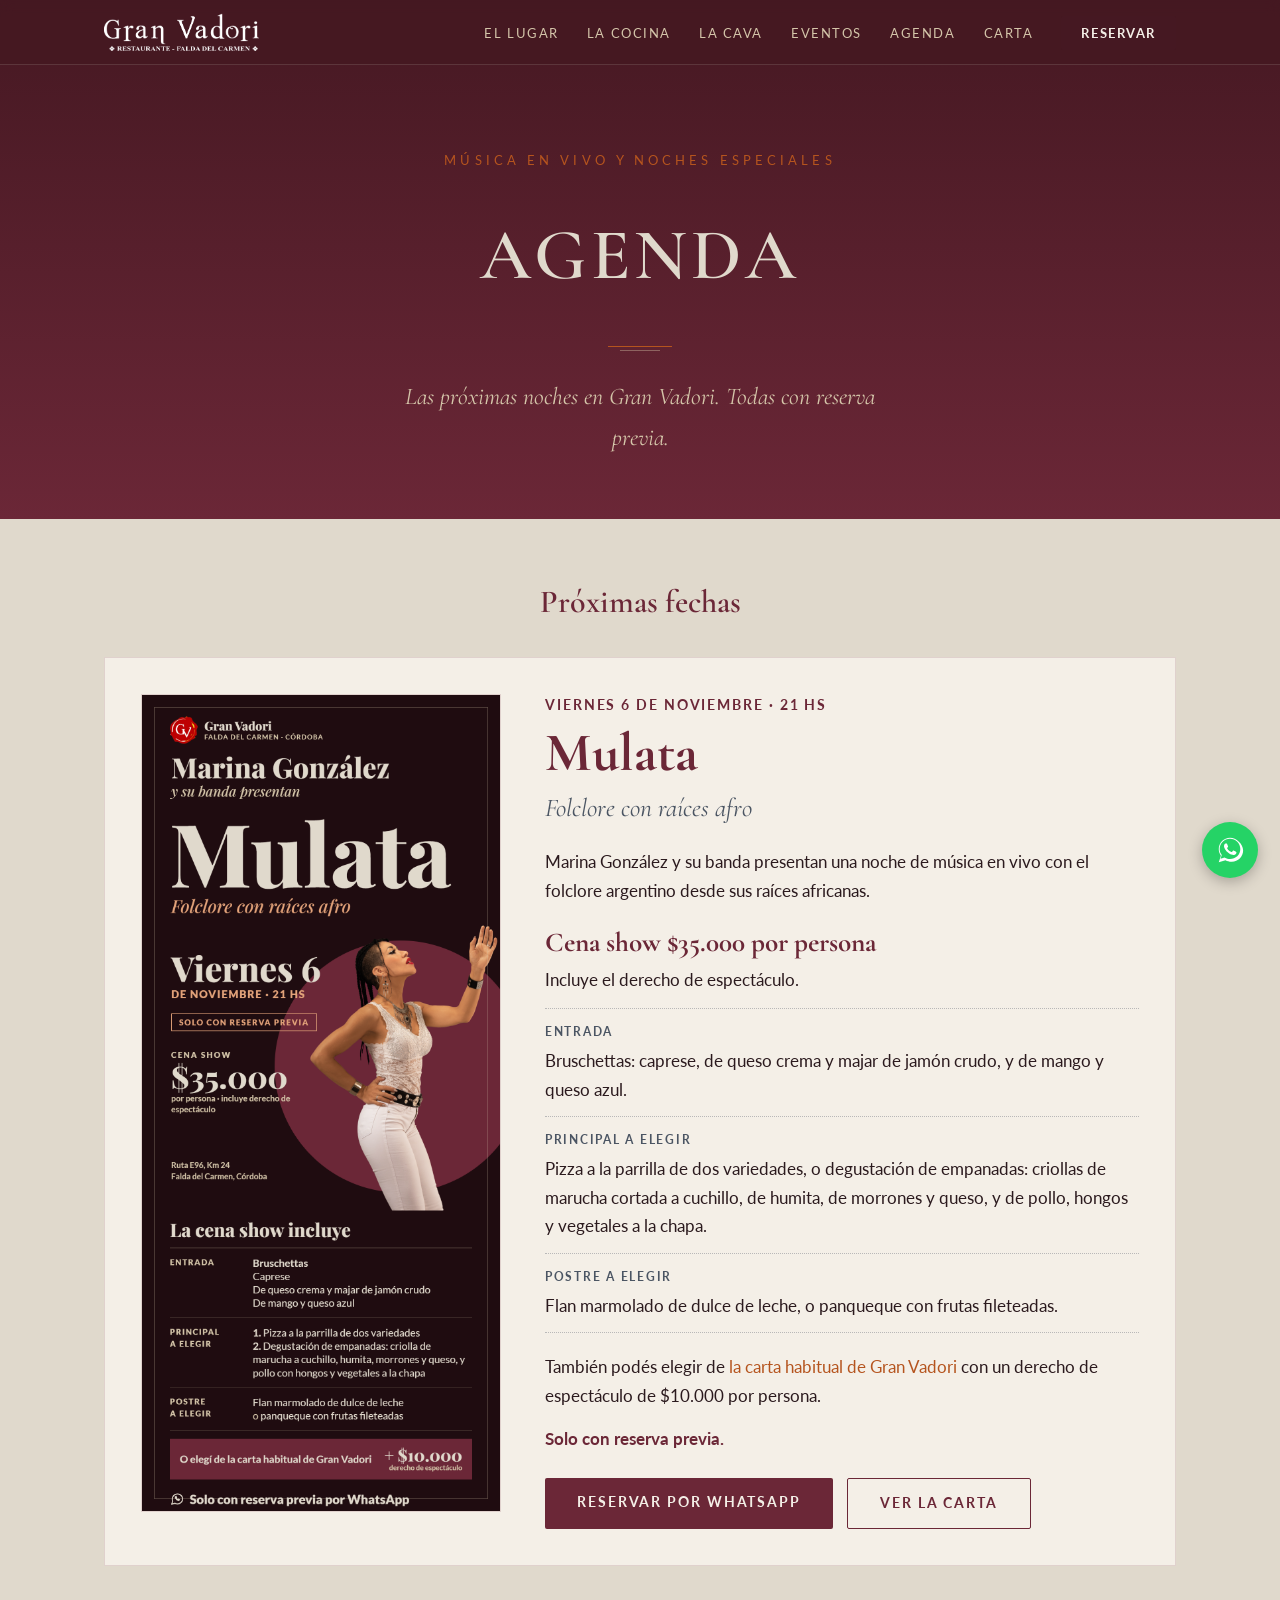
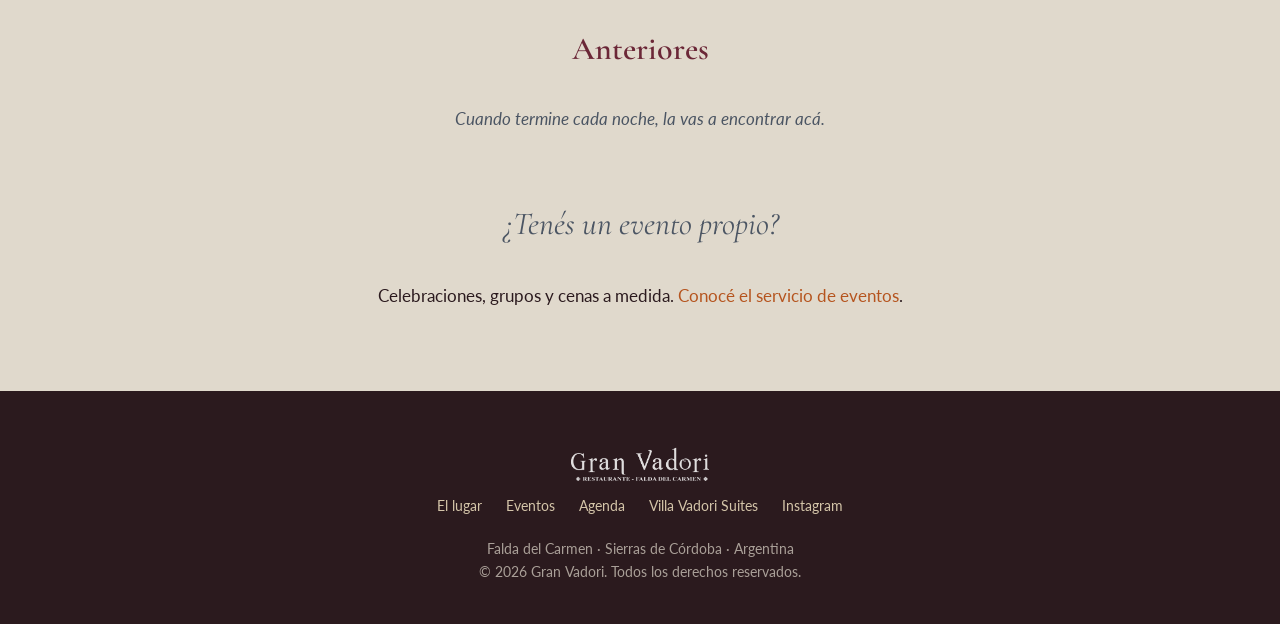
<file: agenda.html>
<!DOCTYPE html>
<html lang="es-AR">
<head>
  <meta charset="UTF-8">
  <meta name="viewport" content="width=device-width, initial-scale=1.0">
  <title>Agenda — Gran Vadori | Música en vivo y noches especiales en Falda del Carmen</title>
  <meta name="description" content="Agenda de Gran Vadori: música en vivo, cenas show y noches especiales en Falda del Carmen, Sierras de Córdoba. Próxima fecha: Mulata, folclore con raíces afro, viernes 6 de noviembre.">
  <link rel="canonical" href="https://granvadori.com.ar/agenda.html">

  <!-- Favicon -->
  <link rel="icon" href="/favicon.ico" sizes="any">
  <link rel="icon" type="image/png" sizes="32x32" href="img/favicon-32.png">
  <link rel="icon" type="image/png" sizes="16x16" href="img/favicon-16.png">
  <link rel="apple-touch-icon" href="img/apple-touch-icon.png">

  <meta property="og:type" content="website">
  <meta property="og:title" content="Agenda — Gran Vadori">
  <meta property="og:description" content="Mulata, folclore con raíces afro. Marina González y su banda en vivo, viernes 6 de noviembre, 21 hs. Solo con reserva previa.">
  <meta property="og:url" content="https://granvadori.com.ar/agenda.html">
  <meta property="og:image" content="https://granvadori.com.ar/img/eventos/mulata.png">
  <meta property="og:locale" content="es_AR">

  <link rel="preconnect" href="https://fonts.googleapis.com">
  <link rel="preconnect" href="https://fonts.gstatic.com" crossorigin>
  <link href="https://fonts.googleapis.com/css2?family=Cormorant+Garamond:ital,wght@0,500;0,600;0,700;1,500&family=Lato:wght@400;700&display=swap" rel="stylesheet">
  <link rel="stylesheet" href="css/styles.css">

  <!-- Datos estructurados del evento (ayudan a Google a mostrarlo como evento). Un bloque por evento. -->
  <script type="application/ld+json">
  {
    "@context": "https://schema.org",
    "@type": "Event",
    "name": "Mulata, folclore con raíces afro",
    "description": "Marina González y su banda presentan Mulata, folclore argentino con raíces afro. Cena show con entrada, principal y postre a elegir. Solo con reserva previa.",
    "startDate": "2026-11-06T21:00:00-03:00",
    "eventStatus": "https://schema.org/EventScheduled",
    "eventAttendanceMode": "https://schema.org/OfflineEventAttendanceMode",
    "location": {
      "@type": "Place",
      "name": "Gran Vadori",
      "address": {
        "@type": "PostalAddress",
        "streetAddress": "Ruta E96, Km 24",
        "addressLocality": "Falda del Carmen",
        "addressRegion": "Córdoba",
        "addressCountry": "AR"
      }
    },
    "performer": { "@type": "Person", "name": "Marina González" },
    "image": "https://granvadori.com.ar/img/eventos/mulata.png",
    "offers": {
      "@type": "Offer",
      "price": "35000",
      "priceCurrency": "ARS",
      "availability": "https://schema.org/InStock",
      "url": "https://granvadori.com.ar/agenda.html"
    },
    "organizer": { "@type": "Organization", "name": "Gran Vadori", "url": "https://granvadori.com.ar/" }
  }
  </script>

  <!-- Google tag (gtag.js) -->
  <script async src="https://www.googletagmanager.com/gtag/js?id=G-KXWMZKHN83"></script>
  <script>
    window.dataLayer = window.dataLayer || [];
    function gtag(){dataLayer.push(arguments);}
    gtag('js', new Date());
    gtag('config', 'G-KXWMZKHN83');
  </script>
</head>
<body>

  <header class="nav">
    <div class="nav-inner">
      <a href="index.html" class="nav-marca"><img src="img/logo-nav.png" alt="Gran Vadori" class="nav-logo"></a>
      <button class="nav-toggle" aria-label="Abrir menú" aria-expanded="false">☰</button>
      <ul class="nav-links">
        <li><a href="index.html#lugar">El lugar</a></li>
        <li><a href="index.html#cocina">La cocina</a></li>
        <li><a href="index.html#cava">La cava</a></li>
        <li><a href="index.html#eventos">Eventos</a></li>
        <li><a href="agenda.html">Agenda</a></li>
        <li><a href="carta.html">Carta</a></li>
        <li><a href="index.html#reservas" class="nav-cta">Reservar</a></li>
      </ul>
    </div>
  </header>

  <section class="carta-header">
    <p class="hero-eyebrow">Música en vivo y noches especiales</p>
    <h1 style="font-family: var(--display); font-weight: 600; font-size: clamp(2.6rem, 7vw, 4.5rem); letter-spacing: 0.06em; text-transform: uppercase;">Agenda</h1>
    <div class="hero-rule" aria-hidden="true"></div>
    <p class="hero-sub">Las próximas noches en Gran Vadori. Todas con reserva previa.</p>
  </section>

  <!-- ============ PRÓXIMAS FECHAS ============
       Para sumar un evento nuevo: copiar el bloque <article class="agenda-evento"> completo,
       pegarlo arriba del anterior, subir la imagen a img/eventos/ y cambiar textos, fecha y link de WhatsApp.
       También duplicar el bloque de datos estructurados (JSON-LD) del <head>.
       Cuando pase la fecha, mover el bloque a "Anteriores" y sacar el JSON-LD. -->
  <section class="agenda-lista" aria-labelledby="proximas">
    <h2 id="proximas">Próximas fechas</h2>

    <div data-agenda="proximas">
      <article class="agenda-evento">
        <div class="agenda-flyer">
          <a href="img/eventos/mulata.png" target="_blank" rel="noopener" aria-label="Abrir la imagen completa de Mulata">
            <img src="img/eventos/mulata.png" width="1080" height="2460" loading="lazy"
                 alt="Mulata, folclore con raíces afro. Marina González y su banda en vivo, viernes 6 de noviembre a las 21 horas, en Gran Vadori. Cena show $35.000 por persona. Solo con reserva previa.">
          </a>
        </div>
        <div class="agenda-detalle">
          <p class="agenda-fecha">Viernes 6 de noviembre · 21 hs</p>
          <h3>Mulata</h3>
          <p class="agenda-sub">Folclore con raíces afro</p>
          <p class="agenda-descripcion">Marina González y su banda presentan una noche de música en vivo con el folclore argentino desde sus raíces africanas.</p>

          <p class="agenda-precio"><strong>Cena show $35.000 por persona</strong><br>Incluye el derecho de espectáculo.</p>
          <ul class="agenda-menu">
            <li><strong>Entrada</strong>Bruschettas: caprese, de queso crema y majar de jamón crudo, y de mango y queso azul.</li>
            <li><strong>Principal a elegir</strong>Pizza a la parrilla de dos variedades, o degustación de empanadas: criollas de marucha cortada a cuchillo, de humita, de morrones y queso, y de pollo, hongos y vegetales a la chapa.</li>
            <li><strong>Postre a elegir</strong>Flan marmolado de dulce de leche, o panqueque con frutas fileteadas.</li>
          </ul>
          <p>También podés elegir de <a href="carta.html">la carta habitual de Gran Vadori</a> con un derecho de espectáculo de $10.000 por persona.</p>
          <p class="agenda-aviso">Solo con reserva previa.</p>

          <div class="agenda-acciones">
            <a class="btn btn-primario" href="https://wa.me/5493516427600?text=Hola%2C%20quiero%20reservar%20para%20Mulata%20el%20viernes%206" target="_blank" rel="noopener">Reservar por WhatsApp</a>
            <a class="btn btn-secundario" href="carta.html">Ver la carta</a>
          </div>
        </div>
      </article>
    </div>
  </section>

  <!-- ============ ANTERIORES ============ -->
  <section class="agenda-lista agenda-anteriores" aria-labelledby="anteriores">
    <h2 id="anteriores">Anteriores</h2>
    <div data-agenda="anteriores">
      <p class="agenda-vacio">Cuando termine cada noche, la vas a encontrar acá.</p>
    </div>
  </section>

  <!-- Plantilla para eventos traídos dinámicamente desde Airtable (ver js/main.js) -->
  <template id="tpl-agenda-evento">
    <article class="agenda-evento">
      <div class="agenda-flyer">
        <a target="_blank" rel="noopener">
          <img loading="lazy">
        </a>
      </div>
      <div class="agenda-detalle">
        <p class="agenda-fecha"></p>
        <h3></h3>
        <p class="agenda-sub"></p>
        <p class="agenda-descripcion"></p>
        <p class="agenda-precio"><strong></strong></p>
        <p class="agenda-aviso">Solo con reserva previa.</p>
        <div class="agenda-acciones">
          <a class="btn btn-primario" target="_blank" rel="noopener">Reservar por WhatsApp</a>
        </div>
      </div>
    </article>
  </template>

  <section class="carta-seccion">
    <p class="carta-nota">¿Tenés un evento propio?</p>
    <p style="text-align:center;">Celebraciones, grupos y cenas a medida. <a href="index.html#eventos">Conocé el servicio de eventos</a>.</p>
  </section>

  <footer class="footer">
    <img src="img/logo-nav.png" alt="Gran Vadori" class="footer-logo">
    <ul class="footer-links">
      <li><a href="index.html#lugar">El lugar</a></li>
      <li><a href="index.html#eventos">Eventos</a></li>
      <li><a href="agenda.html">Agenda</a></li>
      <li><a href="https://villavadorisuites.ar">Villa Vadori Suites</a></li>
      <li><a href="https://instagram.com/granvadori">Instagram</a></li>
    </ul>
    <p>Falda del Carmen · Sierras de Córdoba · Argentina</p>
    <p>© 2026 Gran Vadori. Todos los derechos reservados.</p>
  </footer>

  <a class="wsp-flotante" href="https://wa.me/5493516427600?text=Hola%2C%20quiero%20reservar%20en%20Gran%20Vadori" aria-label="Reservar por WhatsApp">
    <svg viewBox="0 0 32 32" aria-hidden="true"><path d="M16 3C9.4 3 4 8.4 4 15c0 2.6.8 5 2.3 7L4 29l7.2-2.2c1.9 1 4 1.6 6.2 1.6h.6c6.6 0 12-5.4 12-12S22.6 3 16 3zm0 22.7c-1.9 0-3.8-.5-5.4-1.5l-.4-.2-4.3 1.3 1.3-4.1-.3-.4C5.6 19.2 5 17.1 5 15 5 9 9.9 4 16 4s11 5 11 11-4.9 10.7-11 10.7zm6-8c-.3-.2-1.9-1-2.2-1.1-.3-.1-.5-.2-.7.2-.2.3-.8 1.1-1 1.3-.2.2-.4.2-.7.1-.3-.2-1.4-.5-2.6-1.6-1-.9-1.6-1.9-1.8-2.2-.2-.3 0-.5.1-.7l.5-.6c.2-.2.2-.3.3-.6.1-.2 0-.4 0-.6l-1-2.4c-.3-.6-.5-.5-.7-.5h-.6c-.2 0-.6.1-.9.4-.3.3-1.1 1.1-1.1 2.7s1.2 3.2 1.3 3.4c.2.2 2.3 3.5 5.5 4.9.8.3 1.4.5 1.9.7.8.2 1.5.2 2.1.1.6-.1 1.9-.8 2.2-1.5.3-.8.3-1.4.2-1.5-.1-.2-.3-.2-.6-.4z"/></svg>
  </a>

  <script src="js/main.js?v=2"></script>
</body>
</html>
</file>
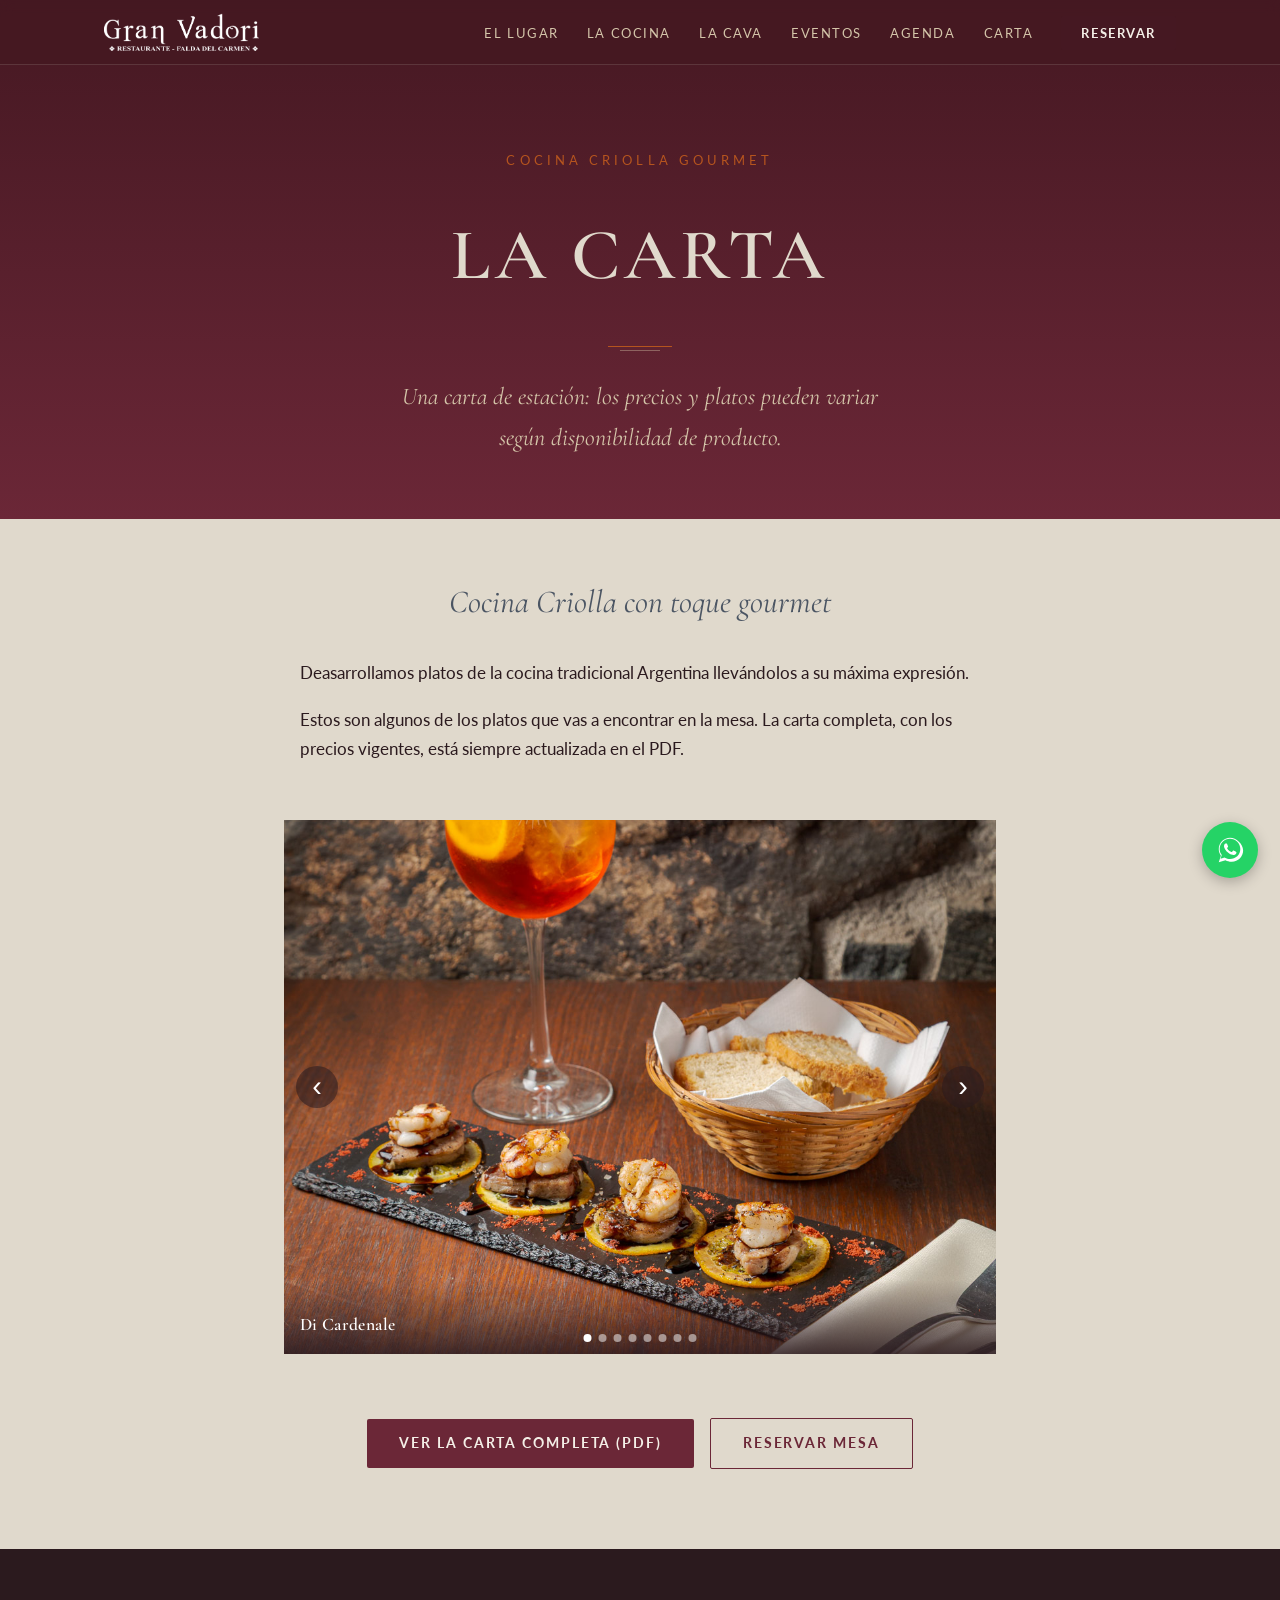
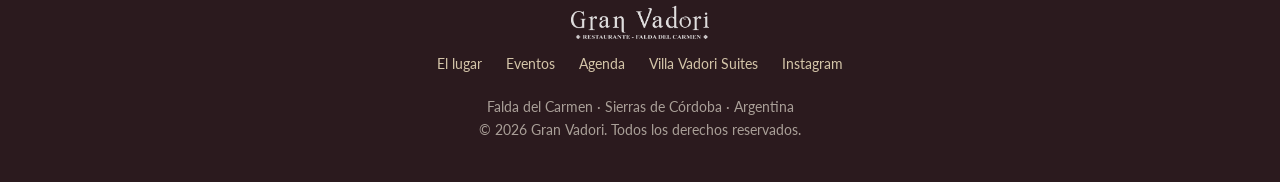
<file: carta.html>
<!DOCTYPE html>
<html lang="es-AR">
<head>
  <meta charset="UTF-8">
  <meta name="viewport" content="width=device-width, initial-scale=1.0">
  <title>Carta — Gran Vadori | Cocina criolla gourmet en Falda del Carmen</title>
  <meta name="description" content="Carta de Gran Vadori: entradas, principales al fuego, postres y cava de vinos argentinos. Cocina criolla gourmet en Falda del Carmen, Sierras de Córdoba.">
  <link rel="canonical" href="https://granvadori.com.ar/carta.html">

  <!-- Favicon -->
  <link rel="icon" href="/favicon.ico" sizes="any">
  <link rel="icon" type="image/png" sizes="32x32" href="img/favicon-32.png">
  <link rel="icon" type="image/png" sizes="16x16" href="img/favicon-16.png">
  <link rel="apple-touch-icon" href="img/apple-touch-icon.png">

  <meta property="og:type" content="website">
  <meta property="og:title" content="Carta — Gran Vadori">
  <meta property="og:description" content="Entradas, principales al fuego, postres y vinos argentinos en las Sierras de Córdoba.">
  <meta property="og:url" content="https://granvadori.com.ar/carta.html">
  <meta property="og:locale" content="es_AR">

  <link rel="preconnect" href="https://fonts.googleapis.com">
  <link rel="preconnect" href="https://fonts.gstatic.com" crossorigin>
  <link href="https://fonts.googleapis.com/css2?family=Cormorant+Garamond:ital,wght@0,500;0,600;0,700;1,500&family=Lato:wght@400;700&display=swap" rel="stylesheet">
  <link rel="stylesheet" href="css/styles.css">

  <!-- Google tag (gtag.js) -->
  <script async src="https://www.googletagmanager.com/gtag/js?id=G-KXWMZKHN83"></script>
  <script>
    window.dataLayer = window.dataLayer || [];
    function gtag(){dataLayer.push(arguments);}
    gtag('js', new Date());
    gtag('config', 'G-KXWMZKHN83');
  </script>
</head>
<body>

  <header class="nav">
    <div class="nav-inner">
      <a href="index.html" class="nav-marca"><img src="img/logo-nav.png" alt="Gran Vadori" class="nav-logo"></a>
      <button class="nav-toggle" aria-label="Abrir menú" aria-expanded="false">☰</button>
      <ul class="nav-links">
        <li><a href="index.html#lugar">El lugar</a></li>
        <li><a href="index.html#cocina">La cocina</a></li>
        <li><a href="index.html#cava">La cava</a></li>
        <li><a href="index.html#eventos">Eventos</a></li>
        <li><a href="agenda.html">Agenda</a></li>
        <li><a href="carta.html">Carta</a></li>
        <li><a href="index.html#reservas" class="nav-cta">Reservar</a></li>
      </ul>
    </div>
  </header>

  <section class="carta-header">
    <p class="hero-eyebrow">Cocina criolla gourmet</p>
    <h1 style="font-family: var(--display); font-weight: 600; font-size: clamp(2.6rem, 7vw, 4.5rem); letter-spacing: 0.06em; text-transform: uppercase;">La carta</h1>
    <div class="hero-rule" aria-hidden="true"></div>
    <p class="hero-sub">Una carta de estación: los precios y platos pueden variar según disponibilidad de producto.</p>
  </section>

  <section class="carta-seccion">
    <p class="carta-nota">Cocina Criolla con toque gourmet</p>
    <div class="texto">
      <p>Deasarrollamos platos de la cocina tradicional Argentina llevándolos a su máxima expresión.</p>
      <p>Estos son algunos de los platos que vas a encontrar en la mesa. La carta completa, con los precios vigentes, está siempre actualizada en el PDF.</p>
    </div>
  </section>

  <section class="carta-seccion">
    <div class="carrusel">
      <div class="carrusel-pista">
        <div class="carrusel-item">
          <img src="img/cocina2.jpg" alt="Di Cardenale — Gran Vadori" loading="lazy" class="carrusel-img">
          <p class="carrusel-caption">Di Cardenale</p>
        </div>
        <div class="carrusel-item">
          <img src="img/cocina1.jpg" alt="Costilla Braseada — Gran Vadori" loading="lazy" class="carrusel-img">
          <p class="carrusel-caption">Costilla Braseada</p>
        </div>
        <div class="carrusel-item">
          <img src="img/cocina3.jpg" alt="Carito al Disco — Gran Vadori" loading="lazy" class="carrusel-img">
          <p class="carrusel-caption">Carito al Disco</p>
        </div>
        <div class="carrusel-item">
          <img src="img/cocina4.jpg" alt="Tabla de Carnes — Gran Vadori" loading="lazy" class="carrusel-img">
          <p class="carrusel-caption">Tabla de Carnes</p>
        </div>
        <div class="carrusel-item">
          <img src="img/cocina5.jpg" alt="Ravioles Fritos — Gran Vadori" loading="lazy" class="carrusel-img">
          <p class="carrusel-caption">Ravioles Fritos</p>
        </div>
        <div class="carrusel-item">
          <img src="img/cocina6.jpg" alt="Bondiola Braseada — Gran Vadori" loading="lazy" class="carrusel-img">
          <p class="carrusel-caption">Bondiola Braseada</p>
        </div>
        <div class="carrusel-item">
          <img src="img/capeletis.jpg" alt="Capeletis de Algarroba — Gran Vadori" loading="lazy" class="carrusel-img">
          <p class="carrusel-caption">Capeletis de Algarroba</p>
        </div>
        <div class="carrusel-item">
          <img src="img/cocina7.jpg" alt="Degustación de postres — Gran Vadori" loading="lazy" class="carrusel-img">
          <p class="carrusel-caption">Degustación de Postres</p>
        </div>
      </div>
      <button type="button" class="carrusel-btn carrusel-ant" aria-label="Anterior">&#8249;</button>
      <button type="button" class="carrusel-btn carrusel-sig" aria-label="Siguiente">&#8250;</button>
      <div class="carrusel-dots" aria-hidden="true"></div>
    </div>
  </section>

  <section class="carta-seccion">
    <p style="text-align:center; margin-top: 8px;">
      <a href="https://drive.google.com/file/d/17I8umblSuX7FCGFDutUxnpTMg8EZqTO1/view?usp=sharing" target="_blank" rel="noopener" class="btn btn-primario">Ver la carta completa (PDF)</a>
      <a href="index.html#reservas" class="btn btn-secundario" style="margin-left:12px;">Reservar mesa</a>
    </p>
  </section>

  <footer class="footer">
    <img src="img/logo-nav.png" alt="Gran Vadori" class="footer-logo">
    <ul class="footer-links">
      <li><a href="index.html#lugar">El lugar</a></li>
      <li><a href="index.html#eventos">Eventos</a></li>
      <li><a href="agenda.html">Agenda</a></li>
      <li><a href="https://villavadorisuites.ar">Villa Vadori Suites</a></li>
      <li><a href="https://instagram.com/granvadori">Instagram</a></li>
    </ul>
    <p>Falda del Carmen · Sierras de Córdoba · Argentina</p>
    <p>© 2026 Gran Vadori. Todos los derechos reservados.</p>
  </footer>

  <a class="wsp-flotante" href="https://wa.me/5493516427600?text=Hola%2C%20quiero%20reservar%20en%20Gran%20Vadori" aria-label="Reservar por WhatsApp">
    <svg viewBox="0 0 32 32" aria-hidden="true"><path d="M16 3C9.4 3 4 8.4 4 15c0 2.6.8 5 2.3 7L4 29l7.2-2.2c1.9 1 4 1.6 6.2 1.6h.6c6.6 0 12-5.4 12-12S22.6 3 16 3zm0 22.7c-1.9 0-3.8-.5-5.4-1.5l-.4-.2-4.3 1.3 1.3-4.1-.3-.4C5.6 19.2 5 17.1 5 15 5 9 9.9 4 16 4s11 5 11 11-4.9 10.7-11 10.7zm6-8c-.3-.2-1.9-1-2.2-1.1-.3-.1-.5-.2-.7.2-.2.3-.8 1.1-1 1.3-.2.2-.4.2-.7.1-.3-.2-1.4-.5-2.6-1.6-1-.9-1.6-1.9-1.8-2.2-.2-.3 0-.5.1-.7l.5-.6c.2-.2.2-.3.3-.6.1-.2 0-.4 0-.6l-1-2.4c-.3-.6-.5-.5-.7-.5h-.6c-.2 0-.6.1-.9.4-.3.3-1.1 1.1-1.1 2.7s1.2 3.2 1.3 3.4c.2.2 2.3 3.5 5.5 4.9.8.3 1.4.5 1.9.7.8.2 1.5.2 2.1.1.6-.1 1.9-.8 2.2-1.5.3-.8.3-1.4.2-1.5-.1-.2-.3-.2-.6-.4z"/></svg>
  </a>

  <script src="js/main.js?v=2"></script>
</body>
</html>
</file>
<file: css/styles.css>
/* ============================================
   GRAN VADORI — Cocina criolla gourmet
   Falda del Carmen · Sierras de Córdoba
   ============================================ */

:root {
  --borravino: #6B2737;
  --borravino-oscuro: #451822;
  --carbon: #2B1A1E;
  --crudo: #E0D9CC;
  --beige: #D4C5A9;
  --oxido: #B5541E;
  --plomo: #4B5563;
  --blanco-humo: #F4EFE7;

  --display: 'Cormorant Garamond', Georgia, serif;
  --body: 'Lato', 'Helvetica Neue', sans-serif;

  --ancho-max: 1120px;
  --ancho-texto: 680px;
}

* { margin: 0; padding: 0; box-sizing: border-box; }

html { scroll-behavior: smooth; }

body {
  font-family: var(--body);
  font-size: 17px;
  line-height: 1.7;
  color: var(--carbon);
  background: var(--crudo);
  -webkit-font-smoothing: antialiased;
}

img { max-width: 100%; display: block; }

a { color: var(--oxido); text-decoration: none; }
a:hover { text-decoration: underline; }

a:focus-visible, button:focus-visible {
  outline: 2px solid var(--oxido);
  outline-offset: 3px;
}

/* ---------- Navegación ---------- */

.nav {
  position: fixed;
  top: 0; left: 0; right: 0;
  z-index: 100;
  background: rgba(69, 24, 34, 0.96);
  backdrop-filter: blur(6px);
  -webkit-backdrop-filter: blur(6px);
  border-bottom: 1px solid rgba(224, 217, 204, 0.15);
}

.nav-inner {
  max-width: var(--ancho-max);
  margin: 0 auto;
  padding: 0 24px;
  height: 64px;
  display: flex;
  align-items: center;
  justify-content: space-between;
}

.nav-marca {
  font-family: var(--display);
  font-size: 1.35rem;
  font-weight: 600;
  letter-spacing: 0.14em;
  color: var(--crudo);
  text-transform: uppercase;
}
.nav-marca:hover { text-decoration: none; }

.nav-links {
  display: flex;
  align-items: center;
  gap: 28px;
  list-style: none;
}

.nav-links a {
  color: var(--beige);
  font-size: 0.82rem;
  letter-spacing: 0.12em;
  text-transform: uppercase;
}
.nav-links a:hover { color: var(--crudo); text-decoration: none; }

.nav-cta {
  background: var(--borravino-oscuro);
  color: var(--blanco-humo) !important;
  padding: 9px 20px;
  border-radius: 2px;
  font-weight: 700;
}
.nav-cta:hover { background: var(--carbon); }

.nav-toggle {
  display: none;
  background: none;
  border: none;
  color: var(--crudo);
  font-size: 1.6rem;
  cursor: pointer;
  line-height: 1;
}

/* ---------- Hero ---------- */

.hero {
  min-height: 92vh;
  display: flex;
  flex-direction: column;
  justify-content: center;
  align-items: center;
  text-align: center;
  background: var(--crudo);
  color: var(--carbon);
  padding: 120px 24px 80px;
}

.hero-eyebrow {
  font-size: 0.8rem;
  letter-spacing: 0.32em;
  text-transform: uppercase;
  color: var(--oxido);
  margin-bottom: 22px;
}

.hero h1 {
  font-family: var(--display);
  font-weight: 600;
  font-size: clamp(3.2rem, 9vw, 6.5rem);
  letter-spacing: 0.06em;
  line-height: 1.02;
  text-transform: uppercase;
}

.hero-rule {
  width: 64px;
  height: 1px;
  background: var(--oxido);
  margin: 30px auto;
  position: relative;
}
.hero-rule::after {
  content: '';
  position: absolute;
  top: 4px; left: 12px; right: 12px;
  height: 1px;
  background: rgba(212, 197, 169, 0.4);
}

.hero-sub {
  font-family: var(--display);
  font-style: italic;
  font-size: clamp(1.15rem, 2.6vw, 1.5rem);
  color: var(--borravino);
  max-width: 560px;
}

/* El h1 del hero reutiliza la clase .hero-sub para conservar el estilo visual;
   se neutraliza .hero h1 (pensado para otro título) que tiene mayor especificidad. */
.hero h1.hero-sub {
  font-family: var(--display);
  font-style: italic;
  font-weight: normal;
  font-size: clamp(1.15rem, 2.6vw, 1.5rem);
  letter-spacing: normal;
  line-height: normal;
  text-transform: none;
  color: var(--borravino);
  max-width: 560px;
}

.hero-datos {
  margin-top: 44px;
  font-size: 0.8rem;
  letter-spacing: 0.2em;
  text-transform: uppercase;
  color: var(--plomo);
}

.hero-acciones {
  margin-top: 34px;
  display: flex;
  gap: 16px;
  flex-wrap: wrap;
  justify-content: center;
}

.btn {
  display: inline-block;
  padding: 13px 32px;
  border-radius: 2px;
  font-size: 0.85rem;
  font-weight: 700;
  letter-spacing: 0.14em;
  text-transform: uppercase;
  transition: background 0.2s ease, color 0.2s ease;
}
.btn:hover { text-decoration: none; }

.btn-primario {
  background: var(--borravino);
  color: var(--blanco-humo);
}
.btn-primario:hover { background: var(--borravino-oscuro); }

.btn-secundario {
  border: 1px solid var(--borravino);
  color: var(--borravino);
}
.btn-secundario:hover { background: rgba(107, 39, 55, 0.08); }

/* ---------- Secciones como "tiempos" ---------- */

.seccion {
  padding: 96px 24px;
}

.seccion-inner {
  max-width: var(--ancho-max);
  margin: 0 auto;
}

.tiempo {
  text-align: center;
  margin-bottom: 52px;
}

.tiempo-numero {
  font-size: 0.75rem;
  letter-spacing: 0.3em;
  text-transform: uppercase;
  color: var(--oxido);
  margin-bottom: 10px;
}

.tiempo h2 {
  font-family: var(--display);
  font-weight: 600;
  font-size: clamp(2rem, 5vw, 3rem);
  letter-spacing: 0.04em;
  color: var(--borravino);
}

.tiempo-rule {
  width: 48px;
  height: 1px;
  background: var(--borravino);
  margin: 20px auto 0;
}

.seccion-oscura { background: var(--borravino); color: var(--crudo); }
.seccion-oscura .tiempo h2 { color: var(--crudo); }
.seccion-oscura .tiempo-rule { background: var(--beige); }
.seccion-oscura .lead, .seccion-oscura p { color: rgba(224, 217, 204, 0.92); }

.seccion-beige { background: var(--beige); }

.lead {
  font-family: var(--display);
  font-size: 1.35rem;
  font-style: italic;
  line-height: 1.55;
  max-width: var(--ancho-texto);
  margin: 0 auto 24px;
  text-align: center;
  color: var(--carbon);
}

.texto {
  max-width: var(--ancho-texto);
  margin: 0 auto;
}
.texto p + p { margin-top: 18px; }

/* ---------- Grillas de contenido ---------- */

.grilla-2 {
  display: grid;
  grid-template-columns: 1fr 1fr;
  gap: 48px;
  align-items: center;
}

.grilla-3 {
  display: grid;
  grid-template-columns: repeat(3, 1fr);
  gap: 32px;
}

.tarjeta h3 {
  font-family: var(--display);
  font-size: 1.5rem;
  font-weight: 600;
  color: var(--borravino);
  margin-bottom: 10px;
}
.seccion-oscura .tarjeta h3 { color: var(--crudo); }

.tarjeta p { font-size: 0.98rem; }

/* Placeholder de imágenes hasta cargar fotos reales */
.foto {
  background:
    linear-gradient(135deg, rgba(107, 39, 55, 0.12), rgba(181, 84, 30, 0.12)),
    var(--beige);
  border: 1px solid rgba(107, 39, 55, 0.2);
  aspect-ratio: 4 / 3;
  display: flex;
  align-items: center;
  justify-content: center;
  font-size: 0.78rem;
  letter-spacing: 0.14em;
  text-transform: uppercase;
  color: var(--plomo);
  text-align: center;
  padding: 12px;
}
.foto-alta { aspect-ratio: 3 / 4; }
.foto-panoramica { aspect-ratio: 21 / 9; }

/* ---------- Cava ---------- */

.cava-lista {
  max-width: var(--ancho-texto);
  margin: 36px auto 0;
  list-style: none;
}

.cava-lista li {
  display: flex;
  justify-content: space-between;
  gap: 20px;
  padding: 14px 0;
  border-bottom: 1px solid rgba(224, 217, 204, 0.2);
  font-size: 0.95rem;
}

.cava-lista .region {
  color: var(--beige);
  font-style: italic;
  font-family: var(--display);
  white-space: nowrap;
}

/* ---------- Eventos ---------- */

.evento-tarjeta {
  background: var(--blanco-humo);
  border: 1px solid rgba(107, 39, 55, 0.15);
  padding: 32px 28px;
}

/* ---------- Bloque VVS ---------- */

.vvs {
  background:
    linear-gradient(0deg, rgba(43, 26, 30, 0.55), rgba(43, 26, 30, 0.55)),
    url('../img/quedate.JPG') center / cover no-repeat,
    var(--plomo);
  color: var(--crudo);
  text-align: center;
}

.vvs h2 {
  font-family: var(--display);
  font-size: clamp(1.8rem, 4vw, 2.6rem);
  font-weight: 600;
  margin-bottom: 16px;
}

.vvs p {
  max-width: 620px;
  margin: 0 auto 28px;
  color: rgba(224, 217, 204, 0.9);
}

/* ---------- Reservas ---------- */

.reservas-grilla {
  display: grid;
  grid-template-columns: 1fr 1fr;
  gap: 48px;
  max-width: 900px;
  margin: 0 auto;
}

.dato-bloque h3 {
  font-family: var(--display);
  font-size: 1.3rem;
  color: var(--borravino);
  margin-bottom: 8px;
}

.dato-bloque + .dato-bloque { margin-top: 26px; }

.horarios {
  list-style: none;
  font-size: 0.98rem;
}
.horarios li {
  display: flex;
  justify-content: space-between;
  padding: 8px 0;
  border-bottom: 1px dotted rgba(75, 85, 99, 0.35);
}

/* ---------- Carta (página) ---------- */

.carta-header {
  padding-top: 150px;
  padding-bottom: 60px;
  background: linear-gradient(180deg, var(--borravino-oscuro), var(--borravino));
  color: var(--crudo);
  text-align: center;
}

.carta-seccion {
  max-width: 760px;
  margin: 0 auto;
  padding: 56px 24px 0;
}
.carta-seccion:last-of-type { padding-bottom: 80px; }

.carta-seccion h2 {
  font-family: var(--display);
  font-size: 2rem;
  font-weight: 600;
  color: var(--borravino);
  text-align: center;
  margin-bottom: 8px;
}

.carta-seccion .carta-nota {
  text-align: center;
  font-style: italic;
  font-family: var(--display);
  color: var(--plomo);
  font-size: 2rem;
  margin-bottom: 30px;
}

.plato {
  display: flex;
  justify-content: space-between;
  align-items: baseline;
  gap: 16px;
  padding: 14px 0;
  border-bottom: 1px dotted rgba(75, 85, 99, 0.3);
}

.plato-info h3 {
  font-family: var(--display);
  font-size: 1.2rem;
  font-weight: 600;
}

.plato-info p {
  font-size: 0.88rem;
  color: var(--plomo);
}

.plato-precio {
  font-family: var(--display);
  font-size: 1.1rem;
  white-space: nowrap;
  color: var(--borravino);
}

/* ---------- Footer ---------- */

.footer {
  background: var(--carbon);
  color: rgba(224, 217, 204, 0.7);
  padding: 56px 24px 40px;
  text-align: center;
  font-size: 0.85rem;
}

.footer-logo {
  height: 34px;
  width: auto;
  display: block;
  margin: 0 auto 14px;
  filter: brightness(0) invert(1);
  opacity: 0.85;
}

.footer-links {
  display: flex;
  justify-content: center;
  gap: 24px;
  flex-wrap: wrap;
  margin-bottom: 20px;
  list-style: none;
}

.footer-links a { color: var(--beige); }

/* ---------- WhatsApp flotante ---------- */

.wsp-flotante {
  position: fixed;
  bottom: 22px;
  right: 22px;
  z-index: 90;
  width: 56px;
  height: 56px;
  border-radius: 50%;
  background: #25D366;
  display: flex;
  align-items: center;
  justify-content: center;
  box-shadow: 0 4px 14px rgba(0, 0, 0, 0.25);
  transition: transform 0.15s ease;
}
.wsp-flotante:hover { transform: scale(1.06); text-decoration: none; }
.wsp-flotante svg { width: 30px; height: 30px; fill: #fff; }

/* ---------- Logo ---------- */

.visually-hidden {
  position: absolute;
  width: 1px; height: 1px;
  padding: 0; margin: -1px;
  overflow: hidden; clip: rect(0,0,0,0);
  white-space: nowrap; border: 0;
}

.nav-logo {
  height: 38px;
  width: auto;
  display: block;
  filter: brightness(0) invert(1);
}

.hero-logo-wrap {
  display: inline-block;
  margin-bottom: 28px;
}

.hero-logo {
  width: clamp(180px, 28vw, 320px);
  height: auto;
  display: block;
}

@media (max-width: 860px) {
  .nav-logo { height: 32px; }
  .hero-logo { width: clamp(160px, 58vw, 240px); }
}

/* ---------- Carruseles ---------- */

.carrusel {
  position: relative;
  overflow: hidden;
  background: var(--beige);
}


.carrusel-pista {
  display: flex;
  overflow-x: scroll;
  scroll-snap-type: x mandatory;
  scroll-behavior: smooth;
  -ms-overflow-style: none;
  scrollbar-width: none;
}
.carrusel-pista::-webkit-scrollbar { display: none; }

.carrusel-img {
  flex-shrink: 0;
  width: 100%;
  aspect-ratio: 4/3;
  object-fit: cover;
  scroll-snap-align: start;
}

.carrusel-item {
  position: relative;
  flex-shrink: 0;
  width: 100%;
  scroll-snap-align: start;
}
.carrusel-item .carrusel-img { scroll-snap-align: none; }

.carrusel-caption {
  position: absolute;
  left: 0;
  right: 0;
  bottom: 0;
  margin: 0;
  padding: 30px 16px 14px;
  background: linear-gradient(to top, rgba(43, 26, 30, 0.85), rgba(43, 26, 30, 0));
  color: #fff;
  font-family: var(--display);
  font-size: 1.1rem;
  font-weight: 600;
  letter-spacing: 0.02em;
}


.carrusel-btn {
  position: absolute;
  top: 50%;
  transform: translateY(-50%);
  background: rgba(43, 26, 30, 0.55);
  color: #fff;
  border: none;
  width: 42px;
  height: 42px;
  border-radius: 50%;
  font-size: 1.8rem;
  line-height: 1;
  cursor: pointer;
  display: flex;
  align-items: center;
  justify-content: center;
  transition: background 0.2s;
  z-index: 2;
}
.carrusel-btn:hover { background: rgba(43, 26, 30, 0.88); }
.carrusel-ant { left: 12px; }
.carrusel-sig { right: 12px; }

.carrusel-dots {
  position: absolute;
  bottom: 12px;
  left: 50%;
  transform: translateX(-50%);
  display: flex;
  gap: 7px;
  z-index: 2;
}

.carrusel-dot {
  width: 8px;
  height: 8px;
  border-radius: 50%;
  background: rgba(255, 255, 255, 0.5);
  cursor: pointer;
  border: none;
  padding: 0;
  transition: background 0.2s;
}
.carrusel-dot.activo { background: #fff; }

/* ---------- Reveal on scroll ---------- */

.reveal {
  opacity: 0;
  transform: translateY(18px);
  transition: opacity 0.6s ease, transform 0.6s ease;
}
.reveal.visible {
  opacity: 1;
  transform: none;
}

@media (prefers-reduced-motion: reduce) {
  html { scroll-behavior: auto; }
  .reveal { opacity: 1; transform: none; transition: none; }
}

/* ---------- Responsive ---------- */

@media (max-width: 860px) {
  .grilla-2, .grilla-3, .reservas-grilla { grid-template-columns: 1fr; }
  .grilla-2 { gap: 28px; }

  .nav-toggle { display: block; }

  .nav-links {
    display: none;
    position: absolute;
    top: 64px; left: 0; right: 0;
    background: var(--borravino-oscuro);
    flex-direction: column;
    padding: 20px 24px 26px;
    gap: 18px;
    border-bottom: 1px solid rgba(224, 217, 204, 0.15);
  }
  .nav-links.abierto { display: flex; }

  .seccion { padding: 68px 20px; }
}

/* ---------- Agenda (música en vivo y noches especiales) ---------- */

.agenda-lista {
  max-width: var(--ancho-max);
  margin: 0 auto;
  padding: 56px 24px 0;
}

.agenda-lista h2 {
  font-family: var(--display);
  font-size: 2rem;
  font-weight: 600;
  color: var(--borravino);
  text-align: center;
  margin-bottom: 28px;
}

.agenda-evento {
  display: grid;
  grid-template-columns: minmax(0, 360px) minmax(0, 1fr);
  gap: 44px;
  align-items: start;
  background: var(--blanco-humo);
  border: 1px solid rgba(107, 39, 55, 0.15);
  padding: 36px;
}

.agenda-evento + .agenda-evento { margin-top: 32px; }

.agenda-flyer a { display: block; }
.agenda-flyer img {
  display: block;
  width: 100%;
  height: auto;
  border: 1px solid rgba(107, 39, 55, 0.15);
}

.agenda-fecha {
  font-size: 0.85rem;
  font-weight: 700;
  letter-spacing: 0.14em;
  text-transform: uppercase;
  color: var(--borravino);
  margin-bottom: 8px;
}

.agenda-detalle h3 {
  font-family: var(--display);
  font-size: clamp(2.4rem, 5vw, 3.4rem);
  font-weight: 700;
  line-height: 1.05;
  color: var(--borravino);
}

.agenda-sub {
  font-family: var(--display);
  font-style: italic;
  font-size: 1.6rem;
  color: var(--plomo);
  margin: 4px 0 18px;
}

.agenda-detalle p + p { margin-top: 14px; }

.agenda-precio {
  margin-top: 22px;
  font-size: 1.05rem;
}
.agenda-precio strong {
  font-family: var(--display);
  font-size: 1.7rem;
  color: var(--borravino);
}

.agenda-menu {
  list-style: none;
  margin: 14px 0 20px;
  padding: 0;
}
.agenda-menu li {
  padding: 12px 0;
  border-bottom: 1px dotted rgba(75, 85, 99, 0.35);
}
.agenda-menu li:first-child { border-top: 1px dotted rgba(75, 85, 99, 0.35); }
.agenda-menu strong {
  display: block;
  font-size: 0.78rem;
  letter-spacing: 0.14em;
  text-transform: uppercase;
  color: var(--plomo);
  margin-bottom: 4px;
}

.agenda-aviso {
  font-weight: 700;
  color: var(--borravino);
}

.agenda-acciones {
  display: flex;
  gap: 14px;
  flex-wrap: wrap;
  margin-top: 24px;
}

.agenda-anteriores { padding-bottom: 8px; }
.agenda-vacio {
  text-align: center;
  font-style: italic;
  color: var(--plomo);
}

@media (max-width: 820px) {
  .agenda-evento {
    grid-template-columns: 1fr;
    gap: 28px;
    padding: 24px 20px;
  }
  .agenda-flyer { max-width: 360px; margin: 0 auto; }
}

/* Subtítulo del encabezado de Carta y Agenda: el color base (bordó) no se leía sobre el fondo bordó */
.carta-header .hero-sub {
  color: var(--beige);
  margin: 0 auto;
  padding: 0 20px;
  text-align: center;
}
</file>
